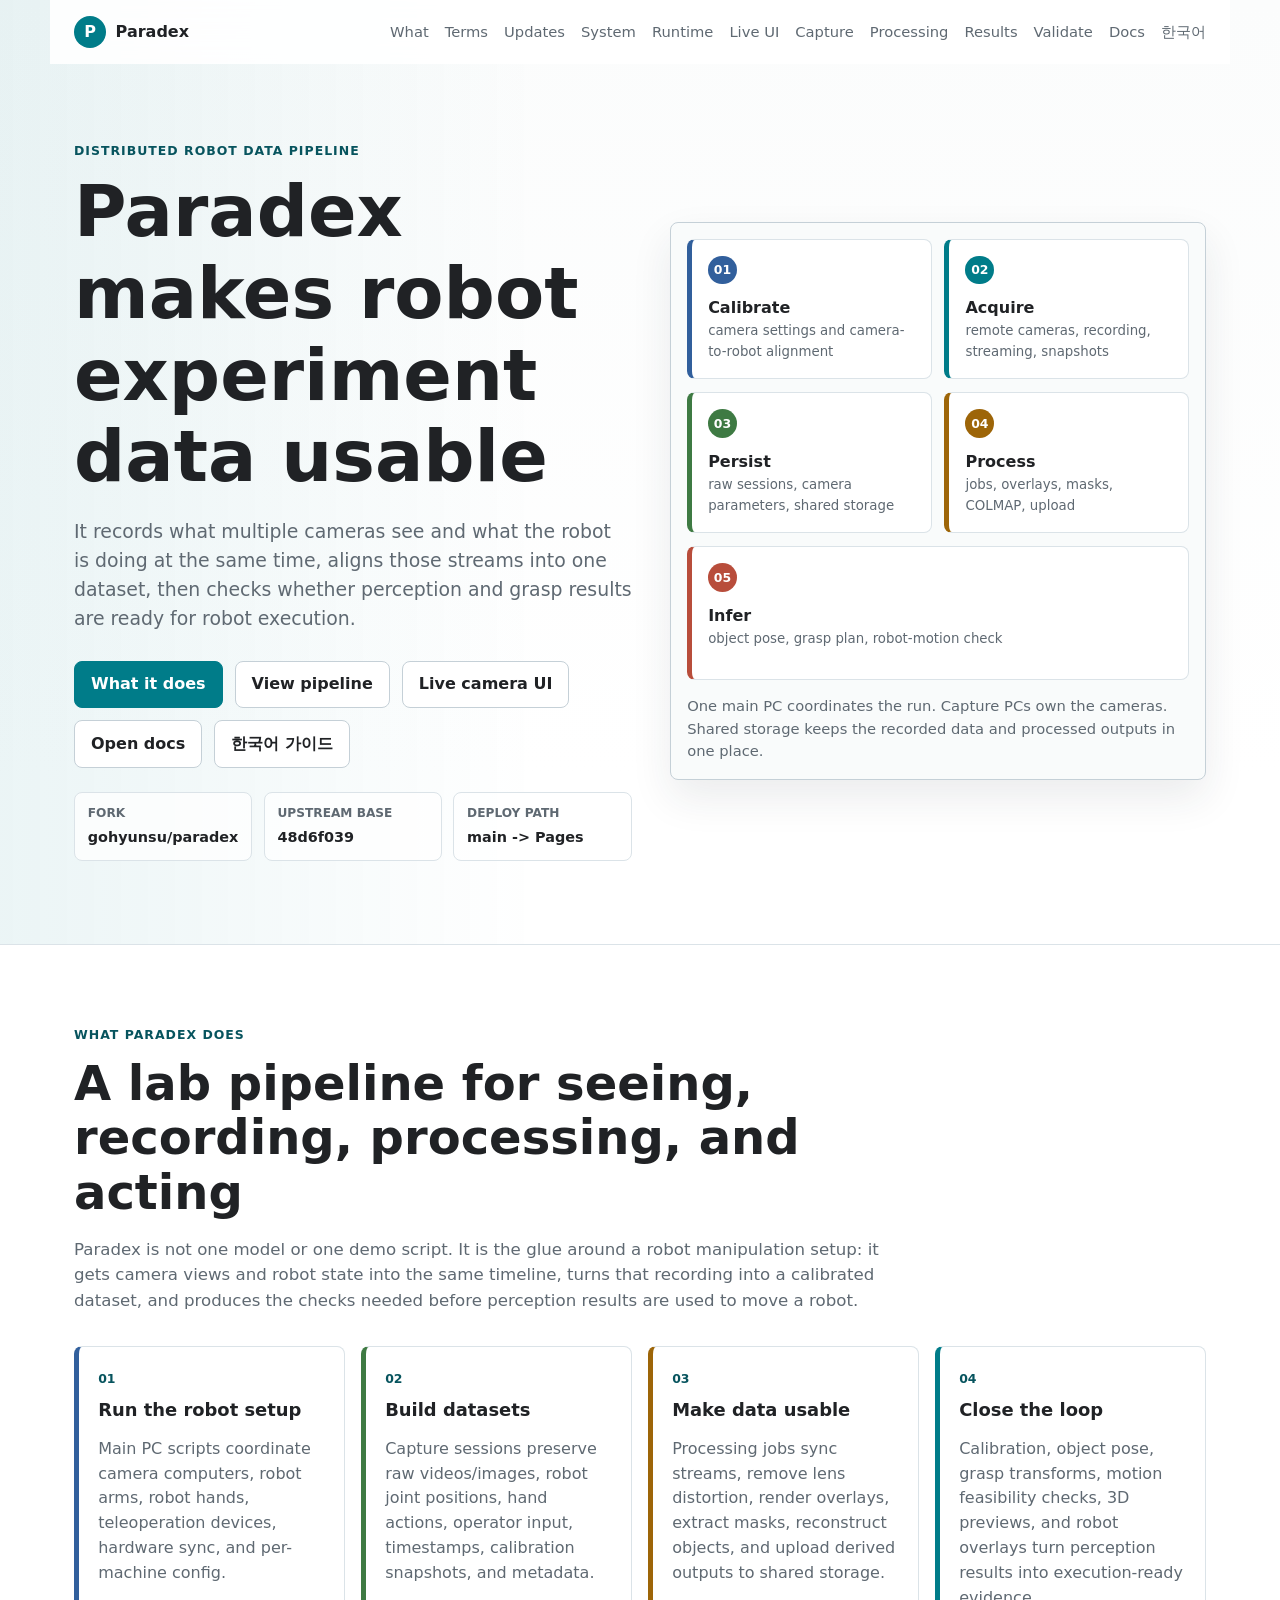
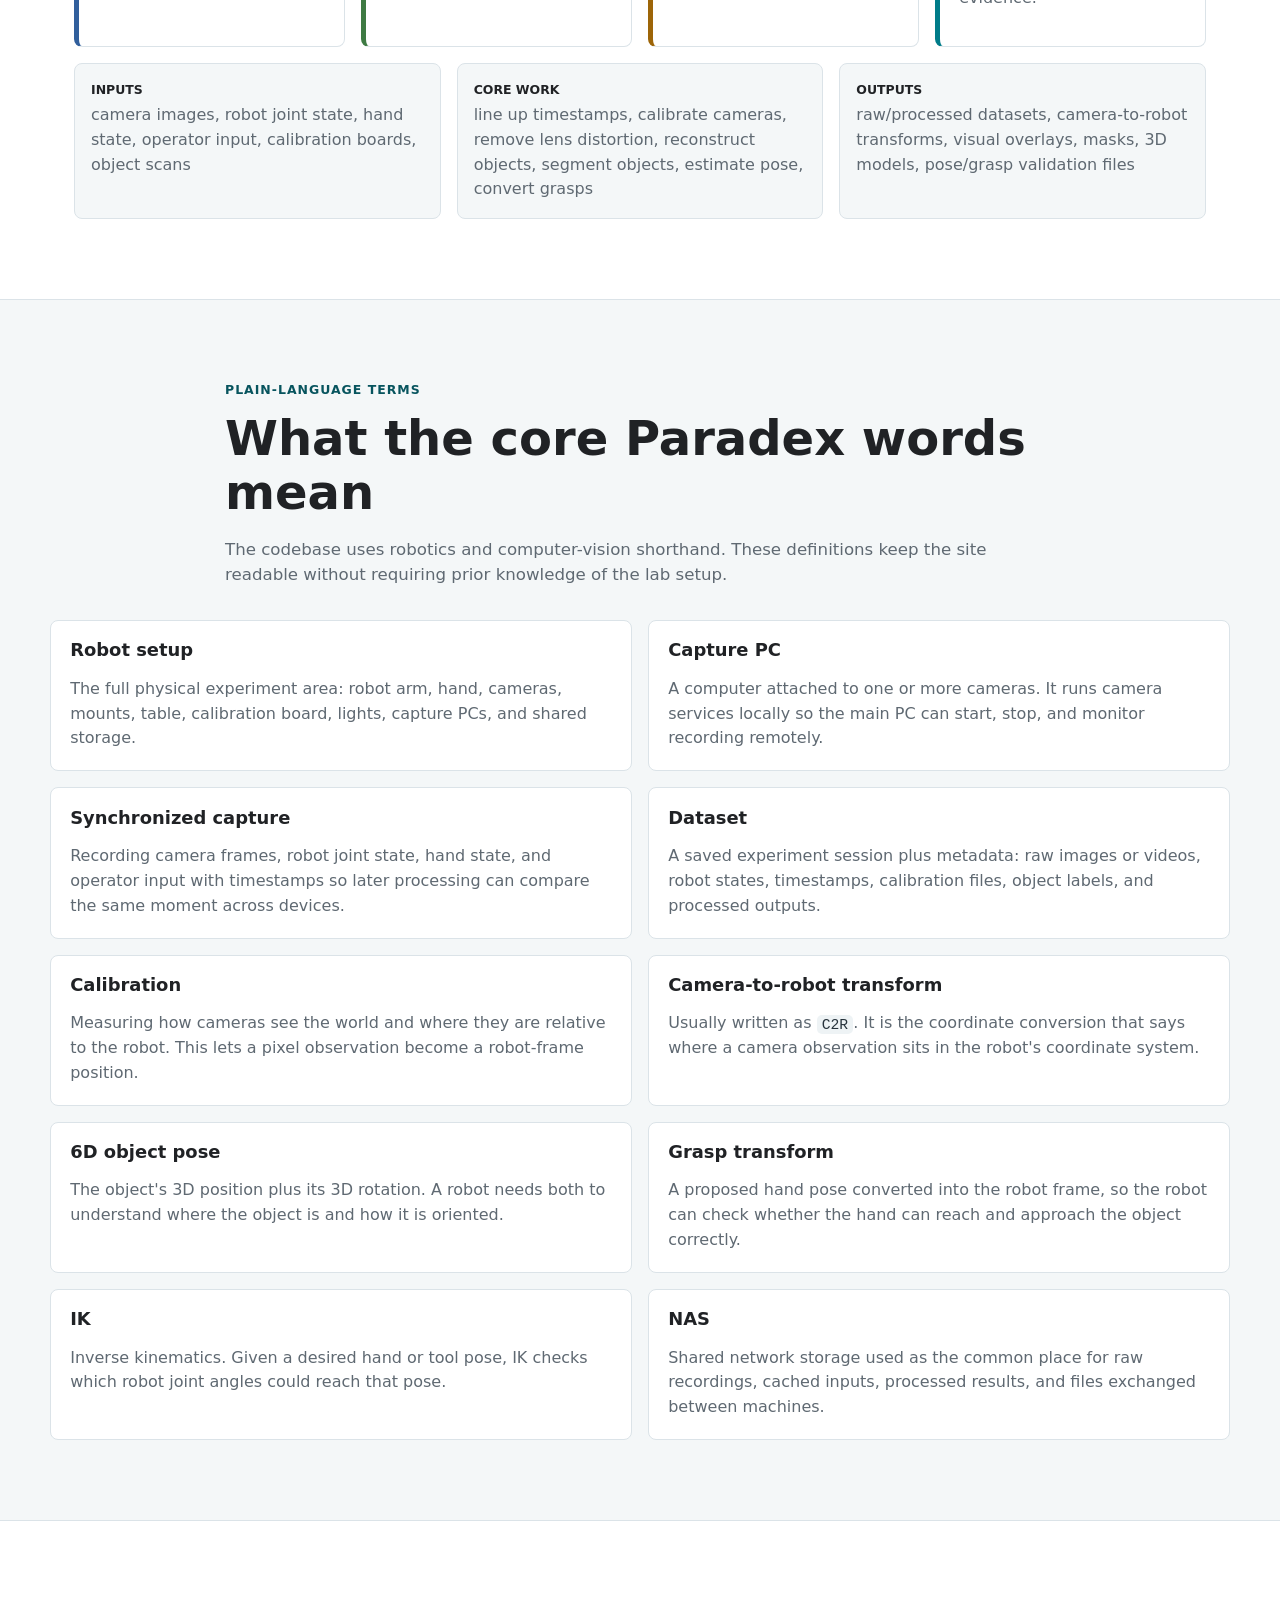
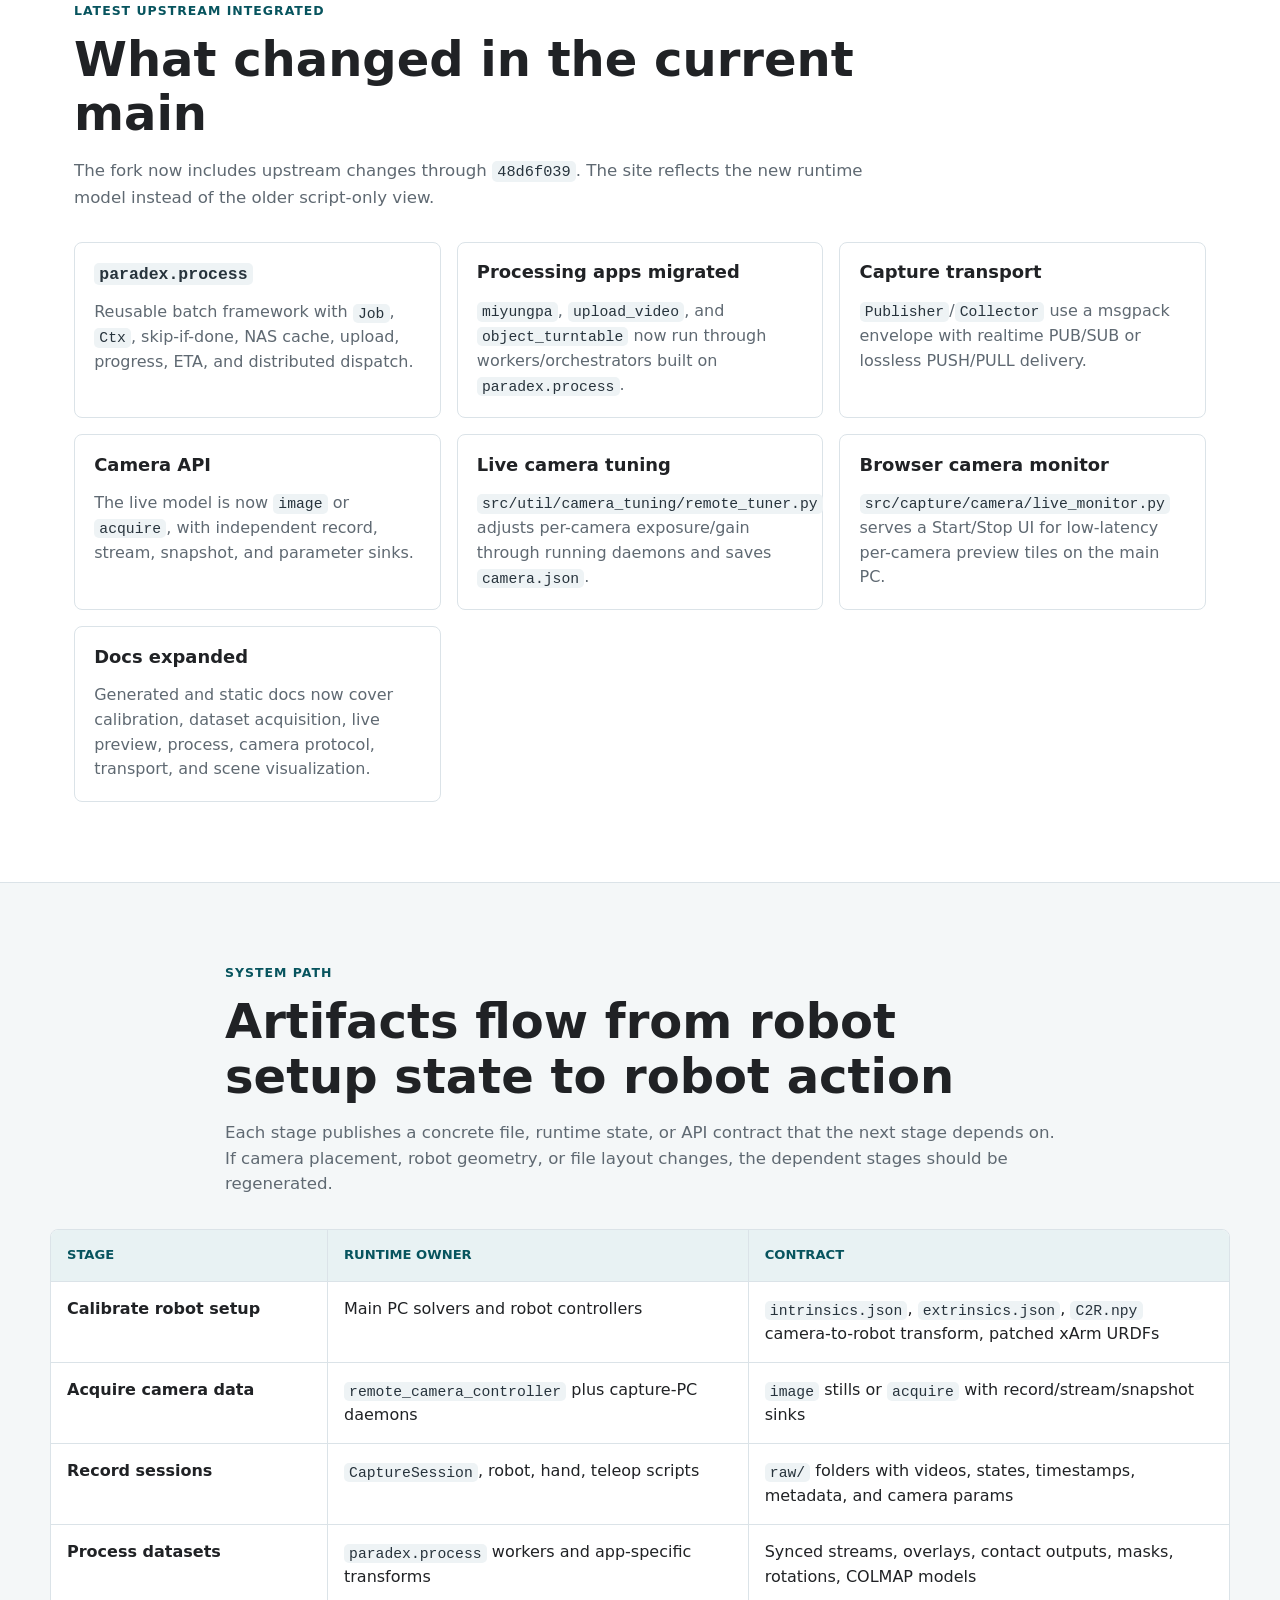
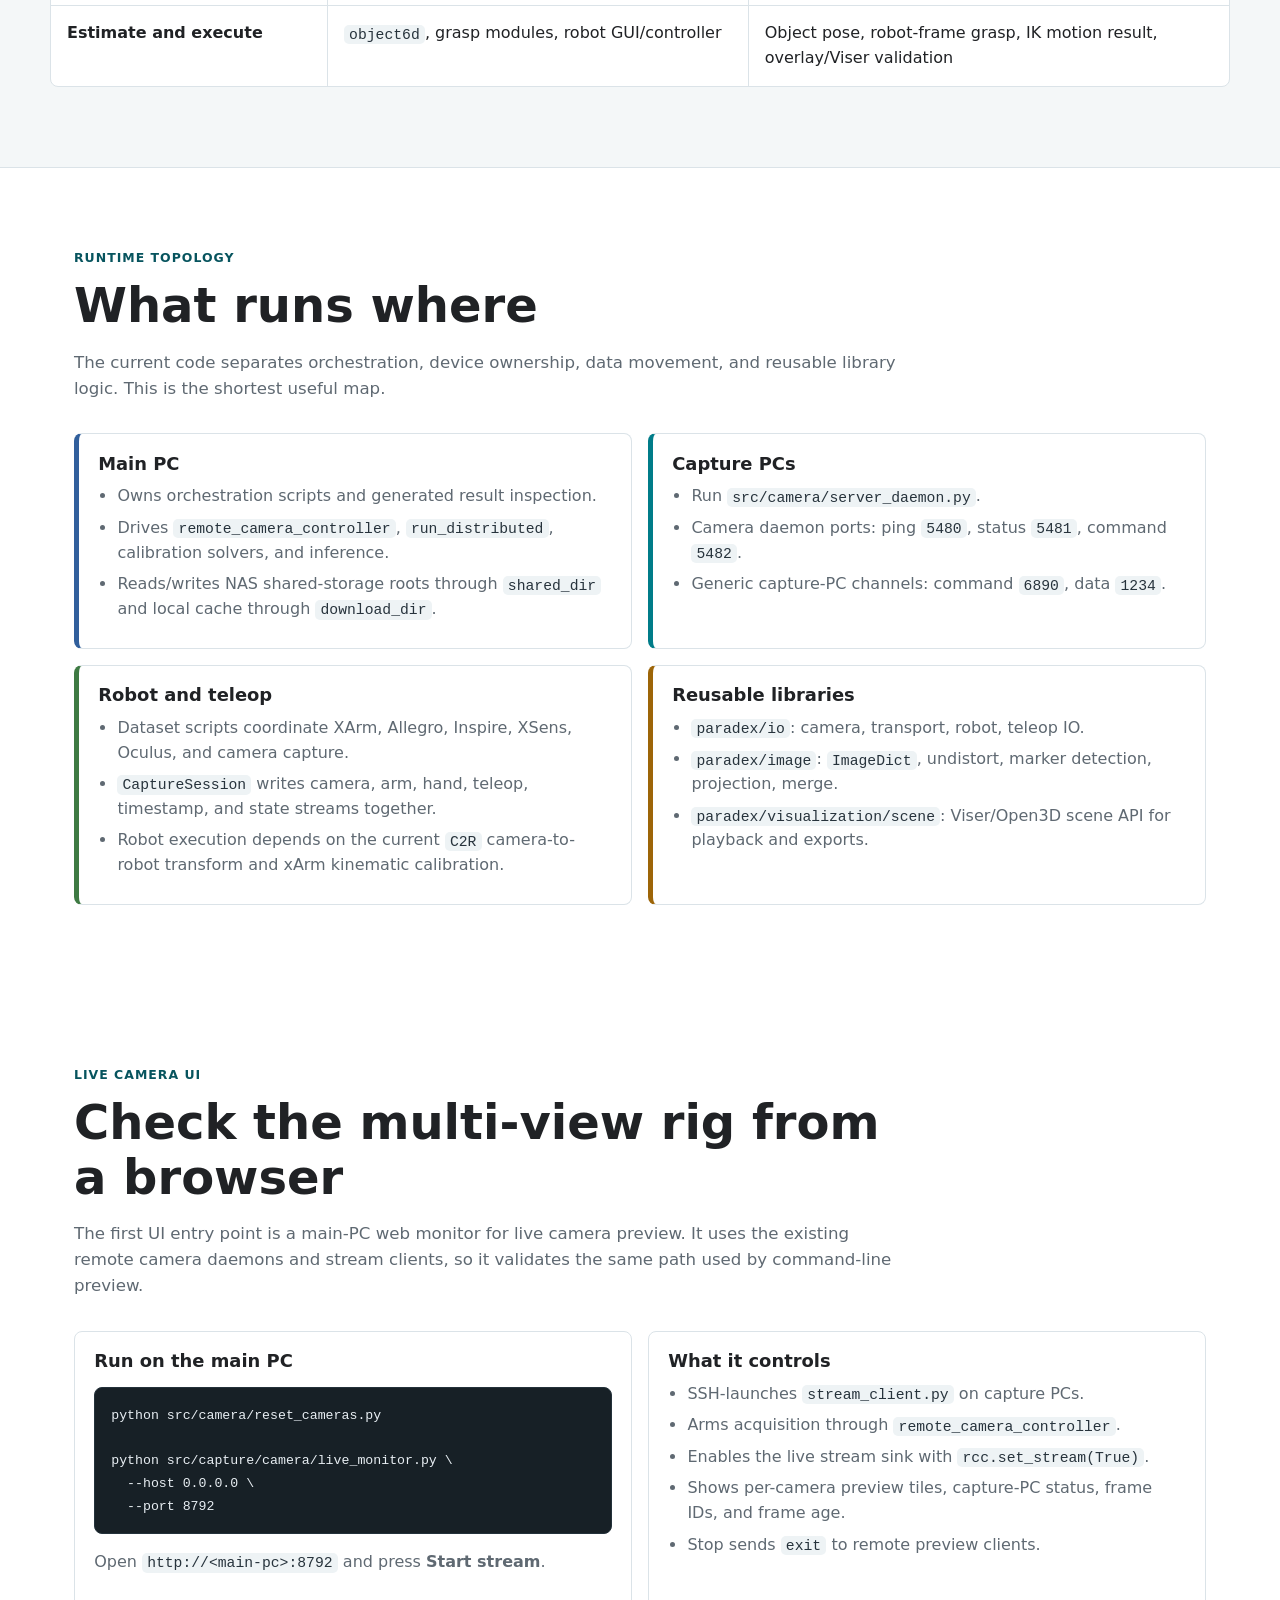
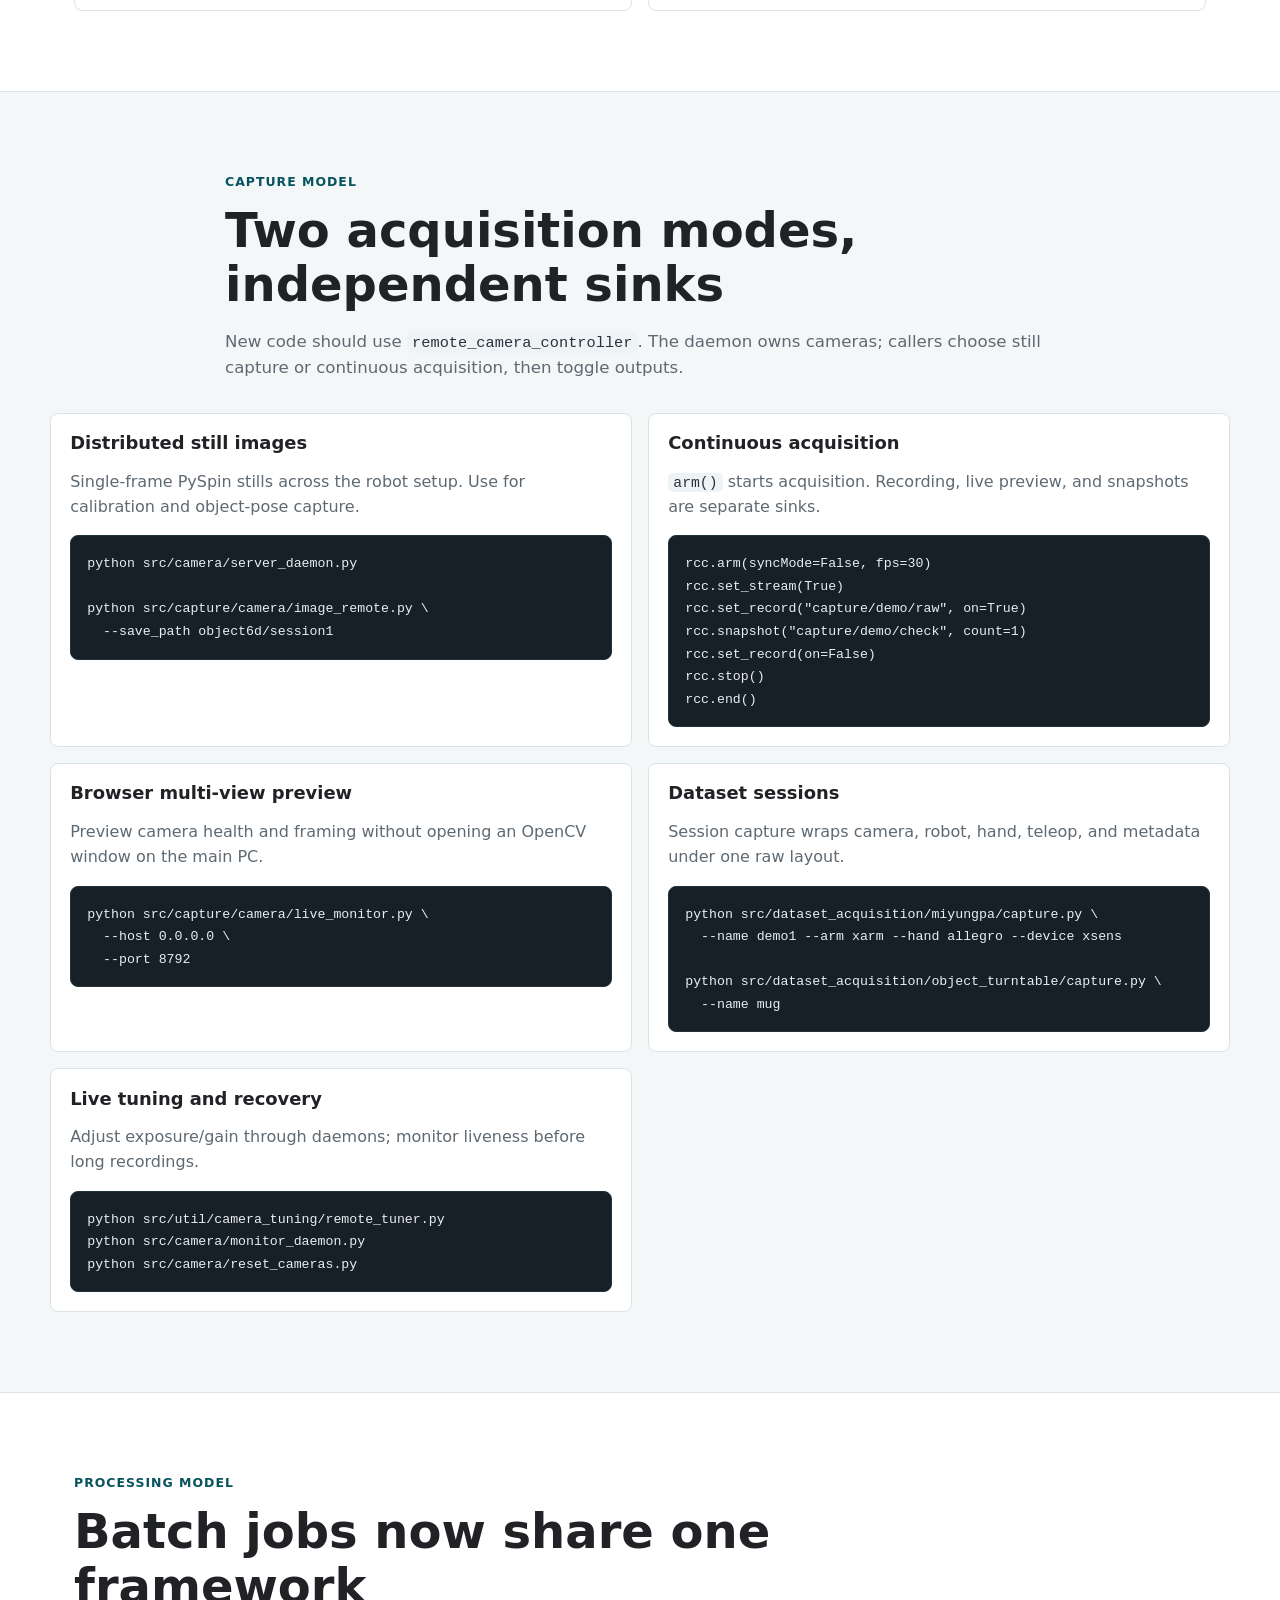
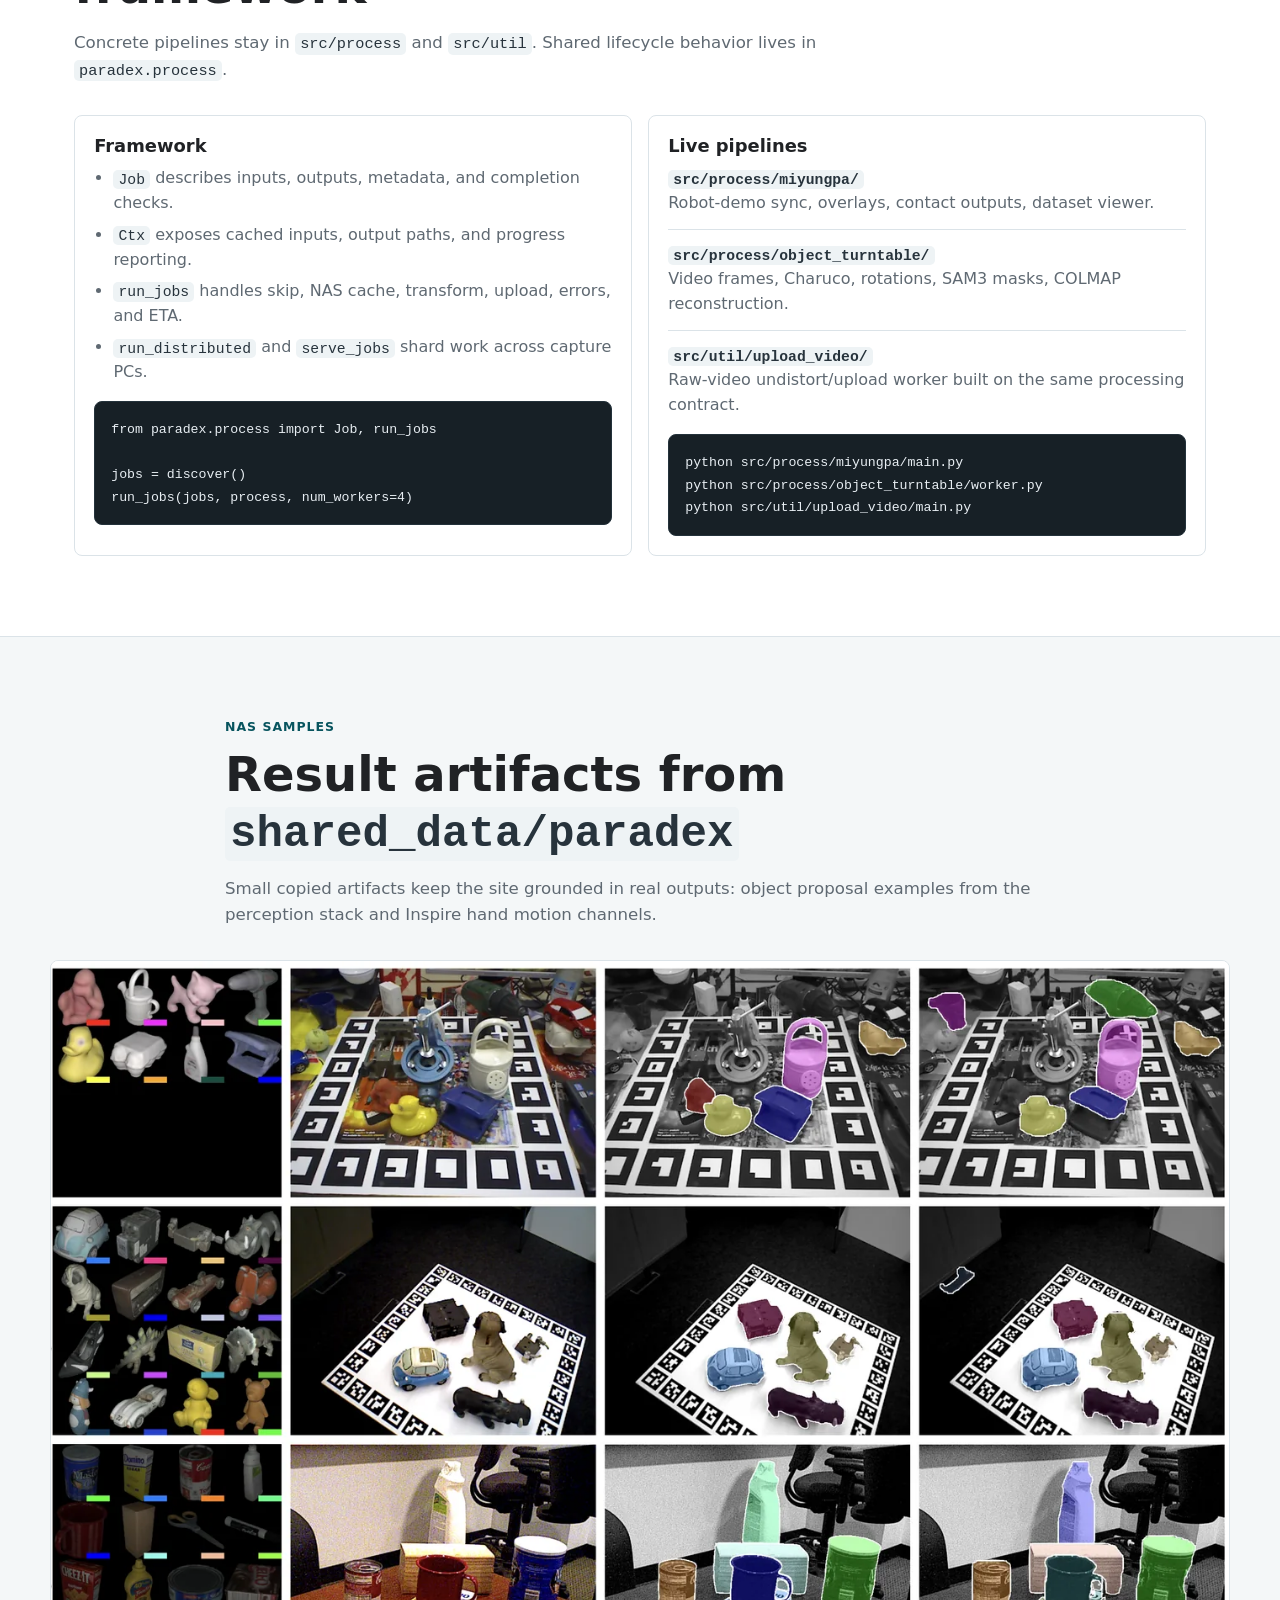
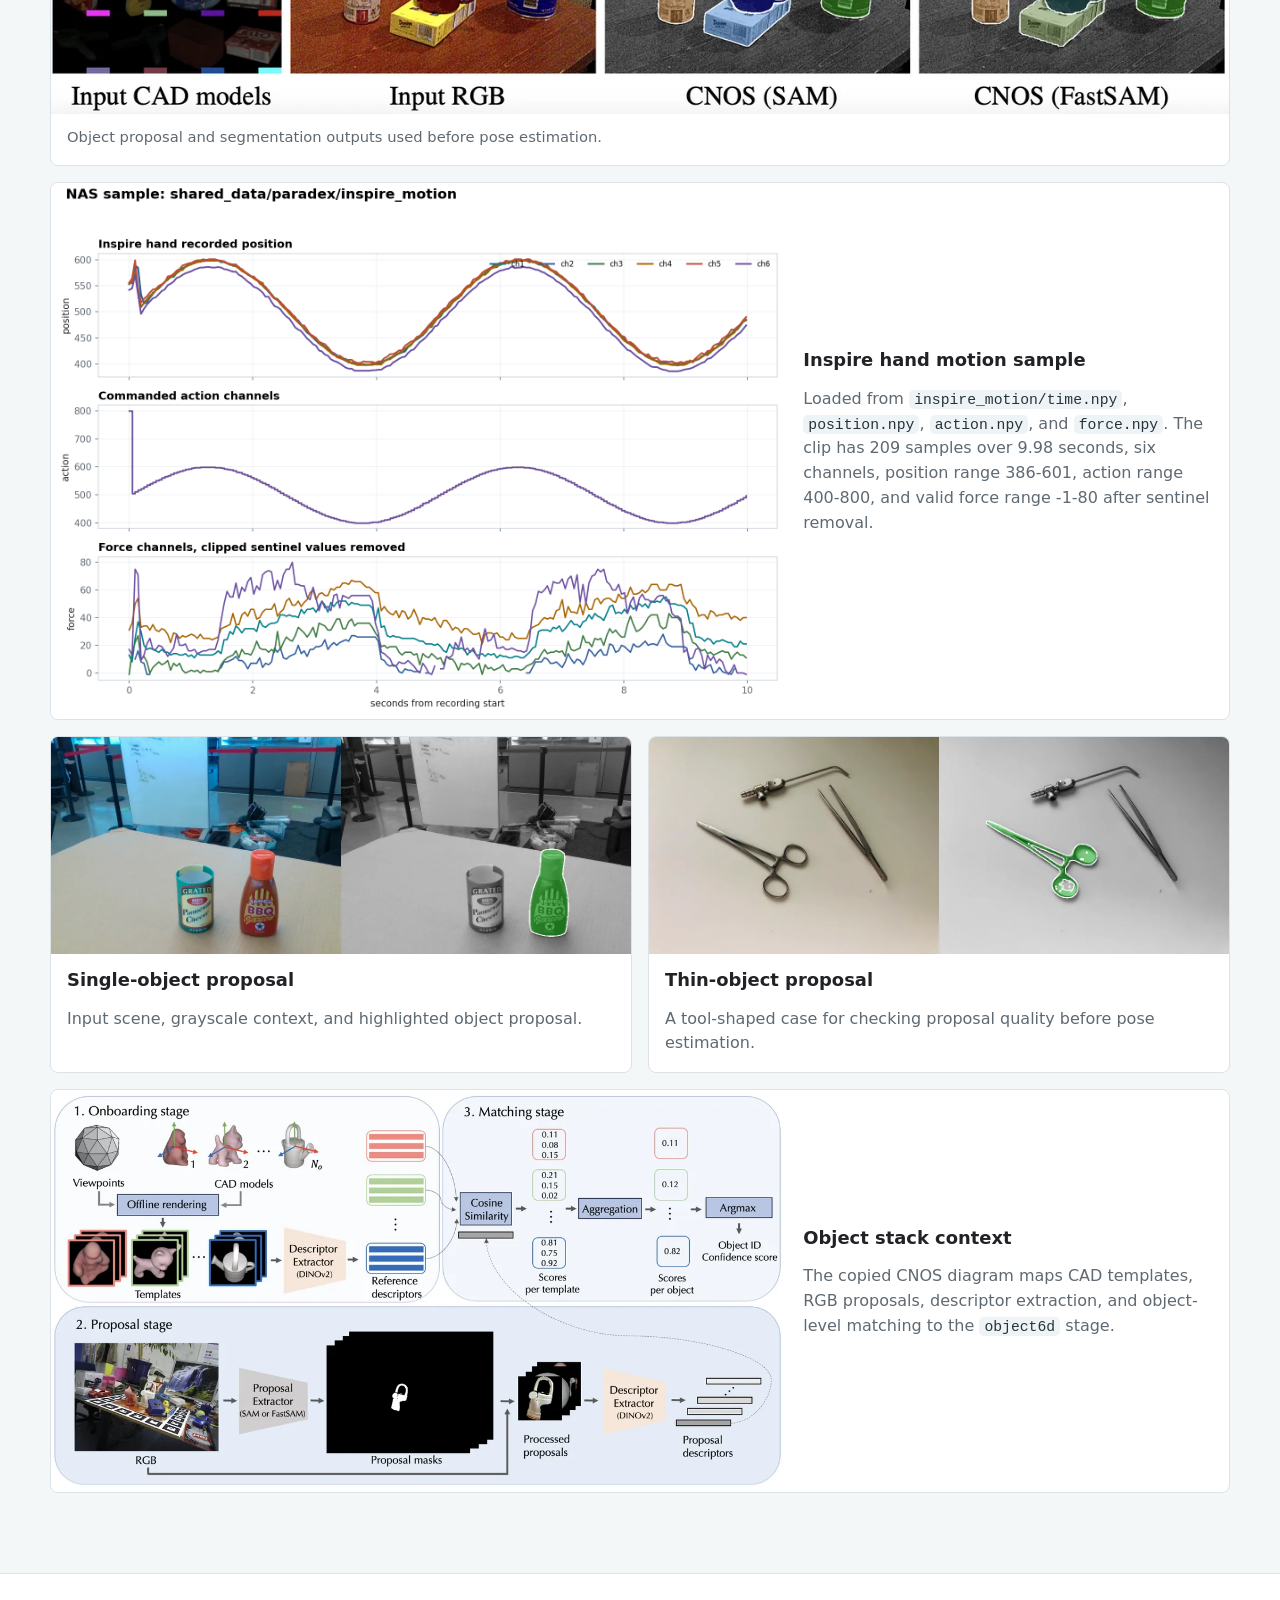
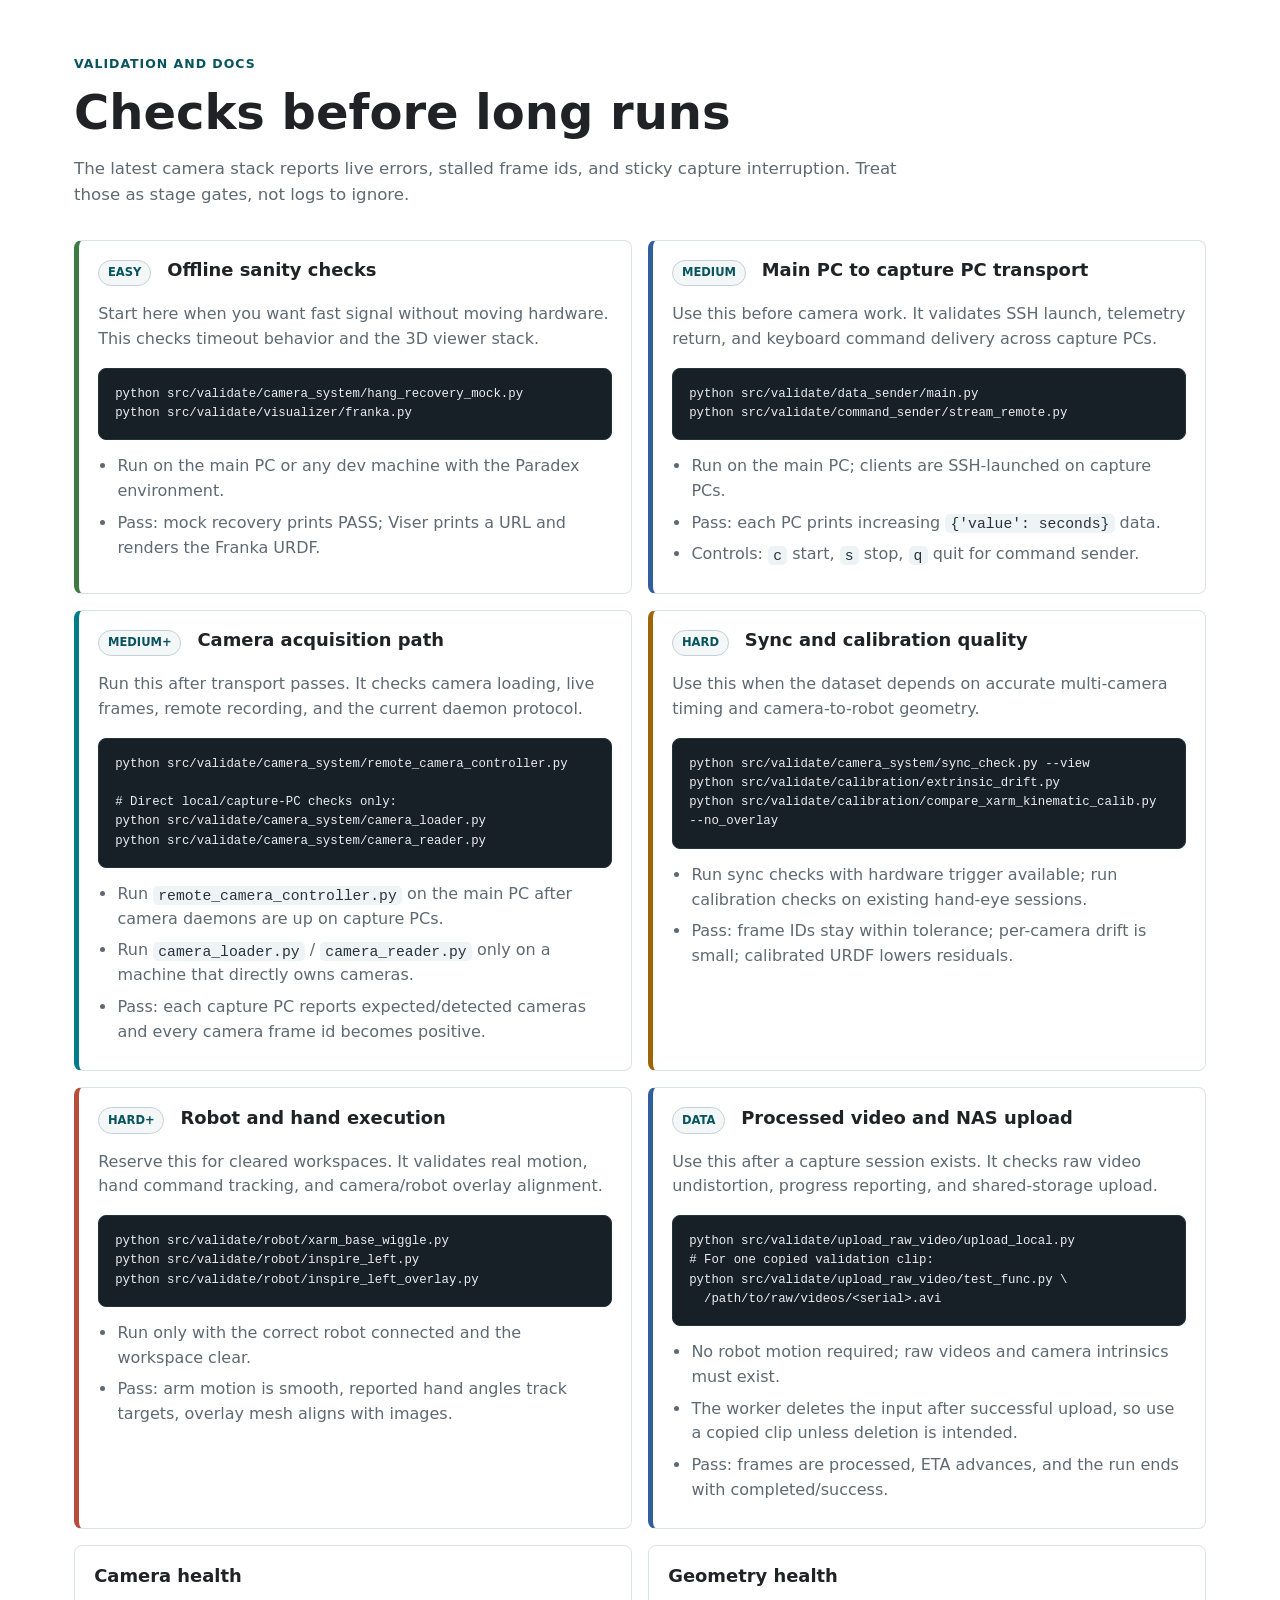
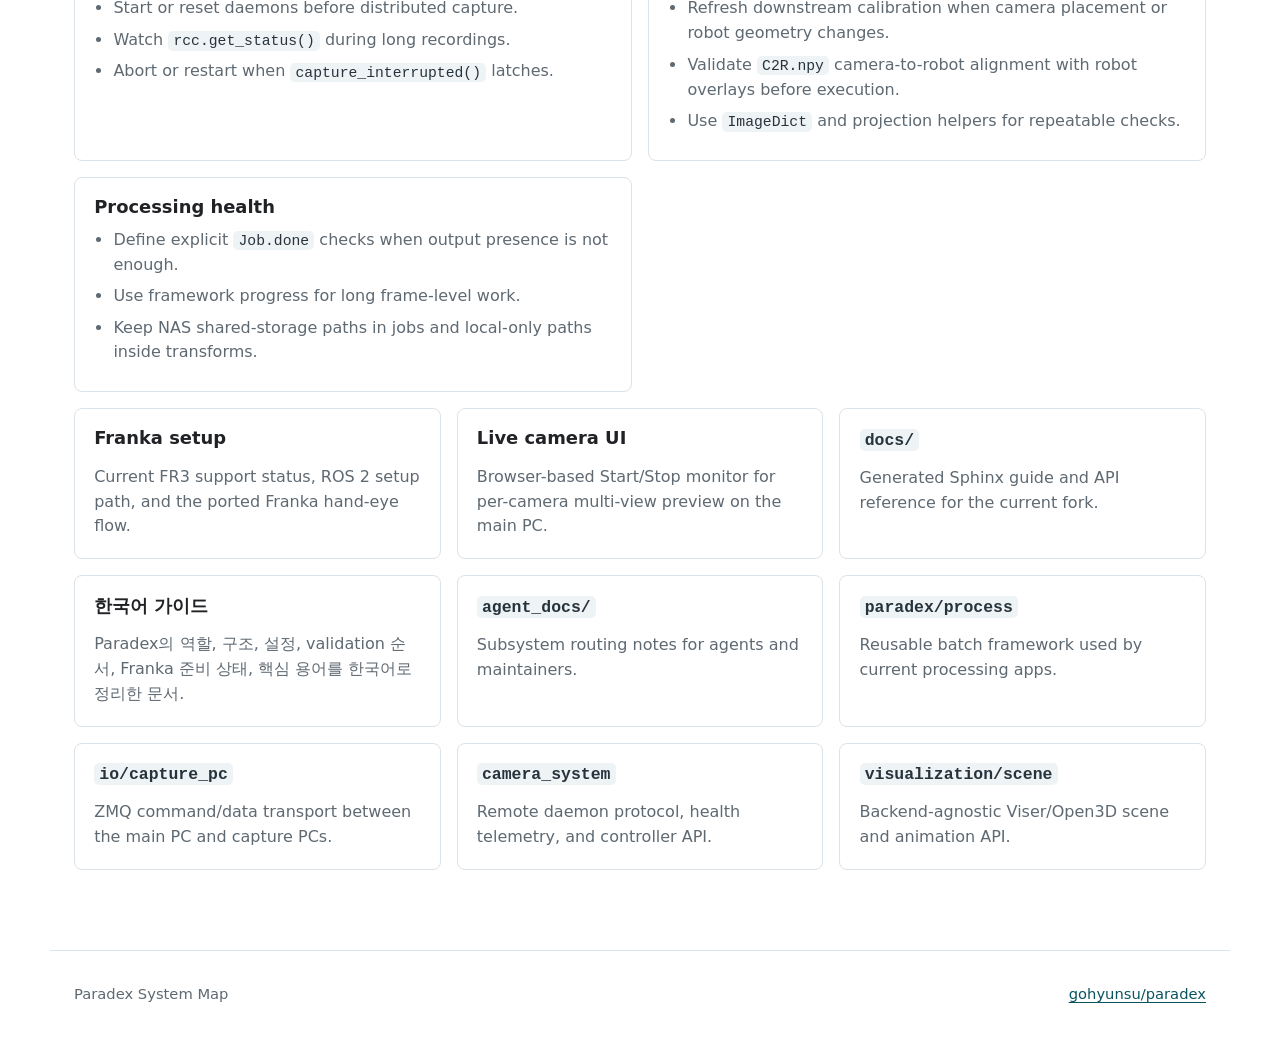
<file: index.html>
<!doctype html>
<html lang="en">
<head>
  <meta charset="utf-8" />
  <meta name="viewport" content="width=device-width, initial-scale=1" />
  <title>Paradex System Map</title>
  <meta name="description" content="Current system map for the Paradex distributed camera, dataset, processing, pose, grasp, and robot-control pipeline." />
  <link rel="stylesheet" href="assets/style.css" />
</head>
<body>
  <header class="site-header">
    <nav class="nav" aria-label="Primary navigation">
      <a class="brand" href="#top" aria-label="Paradex home">
        <span class="brand-mark" aria-hidden="true">P</span>
        <span>Paradex</span>
      </a>
      <div class="nav-links">
        <a href="#overview">What</a>
        <a href="#terms">Terms</a>
        <a href="#updates">Updates</a>
        <a href="#system">System</a>
        <a href="#runtime">Runtime</a>
        <a href="#live-ui">Live UI</a>
        <a href="#capture">Capture</a>
        <a href="#processing">Processing</a>
        <a href="#results">Results</a>
        <a href="#validation">Validate</a>
        <a href="docs/index.html">Docs</a>
        <a href="docs/korean_guide.html">한국어</a>
      </div>
    </nav>

    <section id="top" class="hero" aria-labelledby="hero-title">
      <div class="hero-copy">
        <p class="eyebrow">Distributed robot data pipeline</p>
        <h1 id="hero-title">Paradex makes robot experiment data usable</h1>
        <p class="tagline">
          It records what multiple cameras see and what the robot is doing at the
          same time, aligns those streams into one dataset, then checks whether
          perception and grasp results are ready for robot execution.
        </p>
        <div class="hero-actions" aria-label="Primary actions">
          <a class="button primary" href="#overview">What it does</a>
          <a class="button" href="#system">View pipeline</a>
          <a class="button" href="#live-ui">Live camera UI</a>
          <a class="button" href="docs/index.html">Open docs</a>
          <a class="button" href="docs/korean_guide.html">한국어 가이드</a>
        </div>
        <dl class="version-strip" aria-label="Repository state">
          <div>
            <dt>Fork</dt>
            <dd>gohyunsu/paradex</dd>
          </div>
          <div>
            <dt>Upstream base</dt>
            <dd>48d6f039</dd>
          </div>
          <div>
            <dt>Deploy path</dt>
            <dd>main -> Pages</dd>
          </div>
        </dl>
      </div>

      <figure class="system-board" aria-label="Paradex system flow diagram">
        <div class="board-track">
          <article class="node node-blue">
            <span>01</span>
            <strong>Calibrate</strong>
            <small>camera settings and camera-to-robot alignment</small>
          </article>
          <article class="node node-teal">
            <span>02</span>
            <strong>Acquire</strong>
            <small>remote cameras, recording, streaming, snapshots</small>
          </article>
          <article class="node node-green">
            <span>03</span>
            <strong>Persist</strong>
            <small>raw sessions, camera parameters, shared storage</small>
          </article>
          <article class="node node-amber">
            <span>04</span>
            <strong>Process</strong>
            <small>jobs, overlays, masks, COLMAP, upload</small>
          </article>
          <article class="node node-coral">
            <span>05</span>
            <strong>Infer</strong>
            <small>object pose, grasp plan, robot-motion check</small>
          </article>
        </div>
        <figcaption>
          One main PC coordinates the run. Capture PCs own the cameras. Shared storage
          keeps the recorded data and processed outputs in one place.
        </figcaption>
      </figure>
    </section>
  </header>

  <main>
    <section id="overview" class="section" aria-labelledby="overview-title">
      <div class="section-head">
        <p class="eyebrow">What Paradex does</p>
        <h2 id="overview-title">A lab pipeline for seeing, recording, processing, and acting</h2>
        <p>
          Paradex is not one model or one demo script. It is the glue around a
          robot manipulation setup: it gets camera views and robot state into the same
          timeline, turns that recording into a calibrated dataset, and produces the
          checks needed before perception results are used to move a robot.
        </p>
      </div>

      <div class="purpose-grid">
        <article class="purpose-card accent-blue">
          <span class="purpose-index">01</span>
          <h3>Run the robot setup</h3>
          <p>Main PC scripts coordinate camera computers, robot arms, robot hands, teleoperation devices, hardware sync, and per-machine config.</p>
        </article>
        <article class="purpose-card accent-green">
          <span class="purpose-index">02</span>
          <h3>Build datasets</h3>
          <p>Capture sessions preserve raw videos/images, robot joint positions, hand actions, operator input, timestamps, calibration snapshots, and metadata.</p>
        </article>
        <article class="purpose-card accent-amber">
          <span class="purpose-index">03</span>
          <h3>Make data usable</h3>
          <p>Processing jobs sync streams, remove lens distortion, render overlays, extract masks, reconstruct objects, and upload derived outputs to shared storage.</p>
        </article>
        <article class="purpose-card accent-teal">
          <span class="purpose-index">04</span>
          <h3>Close the loop</h3>
          <p>Calibration, object pose, grasp transforms, motion feasibility checks, 3D previews, and robot overlays turn perception results into execution-ready evidence.</p>
        </article>
      </div>

      <div class="io-strip" aria-label="Paradex input output summary">
        <div>
          <dt>Inputs</dt>
          <dd>camera images, robot joint state, hand state, operator input, calibration boards, object scans</dd>
        </div>
        <div>
          <dt>Core work</dt>
          <dd>line up timestamps, calibrate cameras, remove lens distortion, reconstruct objects, segment objects, estimate pose, convert grasps</dd>
        </div>
        <div>
          <dt>Outputs</dt>
          <dd>raw/processed datasets, camera-to-robot transforms, visual overlays, masks, 3D models, pose/grasp validation files</dd>
        </div>
      </div>
    </section>

    <section id="terms" class="section section-tint" aria-labelledby="terms-title">
      <div class="section-head">
        <p class="eyebrow">Plain-language terms</p>
        <h2 id="terms-title">What the core Paradex words mean</h2>
        <p>
          The codebase uses robotics and computer-vision shorthand. These definitions
          keep the site readable without requiring prior knowledge of the lab setup.
        </p>
      </div>

      <div class="term-grid">
        <article class="term-card">
          <h3>Robot setup</h3>
          <p>The full physical experiment area: robot arm, hand, cameras, mounts, table, calibration board, lights, capture PCs, and shared storage.</p>
        </article>
        <article class="term-card">
          <h3>Capture PC</h3>
          <p>A computer attached to one or more cameras. It runs camera services locally so the main PC can start, stop, and monitor recording remotely.</p>
        </article>
        <article class="term-card">
          <h3>Synchronized capture</h3>
          <p>Recording camera frames, robot joint state, hand state, and operator input with timestamps so later processing can compare the same moment across devices.</p>
        </article>
        <article class="term-card">
          <h3>Dataset</h3>
          <p>A saved experiment session plus metadata: raw images or videos, robot states, timestamps, calibration files, object labels, and processed outputs.</p>
        </article>
        <article class="term-card">
          <h3>Calibration</h3>
          <p>Measuring how cameras see the world and where they are relative to the robot. This lets a pixel observation become a robot-frame position.</p>
        </article>
        <article class="term-card">
          <h3>Camera-to-robot transform</h3>
          <p>Usually written as <code>C2R</code>. It is the coordinate conversion that says where a camera observation sits in the robot's coordinate system.</p>
        </article>
        <article class="term-card">
          <h3>6D object pose</h3>
          <p>The object's 3D position plus its 3D rotation. A robot needs both to understand where the object is and how it is oriented.</p>
        </article>
        <article class="term-card">
          <h3>Grasp transform</h3>
          <p>A proposed hand pose converted into the robot frame, so the robot can check whether the hand can reach and approach the object correctly.</p>
        </article>
        <article class="term-card">
          <h3>IK</h3>
          <p>Inverse kinematics. Given a desired hand or tool pose, IK checks which robot joint angles could reach that pose.</p>
        </article>
        <article class="term-card">
          <h3>NAS</h3>
          <p>Shared network storage used as the common place for raw recordings, cached inputs, processed results, and files exchanged between machines.</p>
        </article>
      </div>
    </section>

    <section id="updates" class="section" aria-labelledby="updates-title">
      <div class="section-head">
        <p class="eyebrow">Latest upstream integrated</p>
        <h2 id="updates-title">What changed in the current main</h2>
        <p>
          The fork now includes upstream changes through <code>48d6f039</code>. The site
          reflects the new runtime model instead of the older script-only view.
        </p>
      </div>

      <div class="update-grid">
        <article class="update-card">
          <h3><code>paradex.process</code></h3>
          <p>Reusable batch framework with <code>Job</code>, <code>Ctx</code>, skip-if-done, NAS cache, upload, progress, ETA, and distributed dispatch.</p>
        </article>
        <article class="update-card">
          <h3>Processing apps migrated</h3>
          <p><code>miyungpa</code>, <code>upload_video</code>, and <code>object_turntable</code> now run through workers/orchestrators built on <code>paradex.process</code>.</p>
        </article>
        <article class="update-card">
          <h3>Capture transport</h3>
          <p><code>Publisher</code>/<code>Collector</code> use a msgpack envelope with realtime PUB/SUB or lossless PUSH/PULL delivery.</p>
        </article>
        <article class="update-card">
          <h3>Camera API</h3>
          <p>The live model is now <code>image</code> or <code>acquire</code>, with independent record, stream, snapshot, and parameter sinks.</p>
        </article>
        <article class="update-card">
          <h3>Live camera tuning</h3>
          <p><code>src/util/camera_tuning/remote_tuner.py</code> adjusts per-camera exposure/gain through running daemons and saves <code>camera.json</code>.</p>
        </article>
        <article class="update-card">
          <h3>Browser camera monitor</h3>
          <p><code>src/capture/camera/live_monitor.py</code> serves a Start/Stop UI for low-latency per-camera preview tiles on the main PC.</p>
        </article>
        <article class="update-card">
          <h3>Docs expanded</h3>
          <p>Generated and static docs now cover calibration, dataset acquisition, live preview, process, camera protocol, transport, and scene visualization.</p>
        </article>
      </div>
    </section>

    <section id="system" class="section section-tint" aria-labelledby="system-title">
      <div class="section-head">
        <p class="eyebrow">System path</p>
        <h2 id="system-title">Artifacts flow from robot setup state to robot action</h2>
        <p>
          Each stage publishes a concrete file, runtime state, or API contract that the
          next stage depends on. If camera placement, robot geometry, or file layout
          changes, the dependent stages should be regenerated.
        </p>
      </div>

      <div class="flow-table" role="table" aria-label="Paradex system path">
        <div class="flow-row header" role="row">
          <div role="columnheader">Stage</div>
          <div role="columnheader">Runtime owner</div>
          <div role="columnheader">Contract</div>
        </div>
        <div class="flow-row" role="row">
          <div role="cell">Calibrate robot setup</div>
          <div role="cell">Main PC solvers and robot controllers</div>
          <div role="cell"><code>intrinsics.json</code>, <code>extrinsics.json</code>, <code>C2R.npy</code> camera-to-robot transform, patched xArm URDFs</div>
        </div>
        <div class="flow-row" role="row">
          <div role="cell">Acquire camera data</div>
          <div role="cell"><code>remote_camera_controller</code> plus capture-PC daemons</div>
          <div role="cell"><code>image</code> stills or <code>acquire</code> with record/stream/snapshot sinks</div>
        </div>
        <div class="flow-row" role="row">
          <div role="cell">Record sessions</div>
          <div role="cell"><code>CaptureSession</code>, robot, hand, teleop scripts</div>
          <div role="cell"><code>raw/</code> folders with videos, states, timestamps, metadata, and camera params</div>
        </div>
        <div class="flow-row" role="row">
          <div role="cell">Process datasets</div>
          <div role="cell"><code>paradex.process</code> workers and app-specific transforms</div>
          <div role="cell">Synced streams, overlays, contact outputs, masks, rotations, COLMAP models</div>
        </div>
        <div class="flow-row" role="row">
          <div role="cell">Estimate and execute</div>
          <div role="cell"><code>object6d</code>, grasp modules, robot GUI/controller</div>
          <div role="cell">Object pose, robot-frame grasp, IK motion result, overlay/Viser validation</div>
        </div>
      </div>
    </section>

    <section id="runtime" class="section" aria-labelledby="runtime-title">
      <div class="section-head">
        <p class="eyebrow">Runtime topology</p>
        <h2 id="runtime-title">What runs where</h2>
        <p>
          The current code separates orchestration, device ownership, data movement, and
          reusable library logic. This is the shortest useful map.
        </p>
      </div>

      <div class="topology-grid">
        <article class="system-card accent-blue">
          <h3>Main PC</h3>
          <ul>
            <li>Owns orchestration scripts and generated result inspection.</li>
            <li>Drives <code>remote_camera_controller</code>, <code>run_distributed</code>, calibration solvers, and inference.</li>
            <li>Reads/writes NAS shared-storage roots through <code>shared_dir</code> and local cache through <code>download_dir</code>.</li>
          </ul>
        </article>
        <article class="system-card accent-teal">
          <h3>Capture PCs</h3>
          <ul>
            <li>Run <code>src/camera/server_daemon.py</code>.</li>
            <li>Camera daemon ports: ping <code>5480</code>, status <code>5481</code>, command <code>5482</code>.</li>
            <li>Generic capture-PC channels: command <code>6890</code>, data <code>1234</code>.</li>
          </ul>
        </article>
        <article class="system-card accent-green">
          <h3>Robot and teleop</h3>
          <ul>
            <li>Dataset scripts coordinate XArm, Allegro, Inspire, XSens, Oculus, and camera capture.</li>
            <li><code>CaptureSession</code> writes camera, arm, hand, teleop, timestamp, and state streams together.</li>
            <li>Robot execution depends on the current <code>C2R</code> camera-to-robot transform and xArm kinematic calibration.</li>
          </ul>
        </article>
        <article class="system-card accent-amber">
          <h3>Reusable libraries</h3>
          <ul>
            <li><code>paradex/io</code>: camera, transport, robot, teleop IO.</li>
            <li><code>paradex/image</code>: <code>ImageDict</code>, undistort, marker detection, projection, merge.</li>
            <li><code>paradex/visualization/scene</code>: Viser/Open3D scene API for playback and exports.</li>
          </ul>
        </article>
      </div>
    </section>

    <section id="live-ui" class="section" aria-labelledby="live-ui-title">
      <div class="section-head">
        <p class="eyebrow">Live camera UI</p>
        <h2 id="live-ui-title">Check the multi-view rig from a browser</h2>
        <p>
          The first UI entry point is a main-PC web monitor for live camera preview.
          It uses the existing remote camera daemons and stream clients, so it
          validates the same path used by command-line preview.
        </p>
      </div>

      <div class="process-lanes">
        <article class="lane">
          <h3>Run on the main PC</h3>
          <pre><code>python src/camera/reset_cameras.py

python src/capture/camera/live_monitor.py \
  --host 0.0.0.0 \
  --port 8792</code></pre>
          <p>Open <code>http://&lt;main-pc&gt;:8792</code> and press <strong>Start stream</strong>.</p>
        </article>

        <article class="lane">
          <h3>What it controls</h3>
          <ul class="dense-list">
            <li>SSH-launches <code>stream_client.py</code> on capture PCs.</li>
            <li>Arms acquisition through <code>remote_camera_controller</code>.</li>
            <li>Enables the live stream sink with <code>rcc.set_stream(True)</code>.</li>
            <li>Shows per-camera preview tiles, capture-PC status, frame IDs, and frame age.</li>
            <li>Stop sends <code>exit</code> to remote preview clients.</li>
          </ul>
        </article>
      </div>
    </section>

    <section id="capture" class="section section-tint" aria-labelledby="capture-title">
      <div class="section-head">
        <p class="eyebrow">Capture model</p>
        <h2 id="capture-title">Two acquisition modes, independent sinks</h2>
        <p>
          New code should use <code>remote_camera_controller</code>. The daemon owns cameras;
          callers choose still capture or continuous acquisition, then toggle outputs.
        </p>
      </div>

      <div class="mode-grid">
        <article class="mode-card">
          <h3>Distributed still images</h3>
          <p>Single-frame PySpin stills across the robot setup. Use for calibration and object-pose capture.</p>
          <pre><code>python src/camera/server_daemon.py

python src/capture/camera/image_remote.py \
  --save_path object6d/session1</code></pre>
        </article>

        <article class="mode-card">
          <h3>Continuous acquisition</h3>
          <p><code>arm()</code> starts acquisition. Recording, live preview, and snapshots are separate sinks.</p>
          <pre><code>rcc.arm(syncMode=False, fps=30)
rcc.set_stream(True)
rcc.set_record("capture/demo/raw", on=True)
rcc.snapshot("capture/demo/check", count=1)
rcc.set_record(on=False)
rcc.stop()
rcc.end()</code></pre>
        </article>

        <article class="mode-card">
          <h3>Browser multi-view preview</h3>
          <p>Preview camera health and framing without opening an OpenCV window on the main PC.</p>
          <pre><code>python src/capture/camera/live_monitor.py \
  --host 0.0.0.0 \
  --port 8792</code></pre>
        </article>

        <article class="mode-card">
          <h3>Dataset sessions</h3>
          <p>Session capture wraps camera, robot, hand, teleop, and metadata under one raw layout.</p>
          <pre><code>python src/dataset_acquisition/miyungpa/capture.py \
  --name demo1 --arm xarm --hand allegro --device xsens

python src/dataset_acquisition/object_turntable/capture.py \
  --name mug</code></pre>
        </article>

        <article class="mode-card">
          <h3>Live tuning and recovery</h3>
          <p>Adjust exposure/gain through daemons; monitor liveness before long recordings.</p>
          <pre><code>python src/util/camera_tuning/remote_tuner.py
python src/camera/monitor_daemon.py
python src/camera/reset_cameras.py</code></pre>
        </article>
      </div>
    </section>

    <section id="processing" class="section" aria-labelledby="processing-title">
      <div class="section-head">
        <p class="eyebrow">Processing model</p>
        <h2 id="processing-title">Batch jobs now share one framework</h2>
        <p>
          Concrete pipelines stay in <code>src/process</code> and <code>src/util</code>.
          Shared lifecycle behavior lives in <code>paradex.process</code>.
        </p>
      </div>

      <div class="process-lanes">
        <article class="lane">
          <h3>Framework</h3>
          <ul class="dense-list">
            <li><code>Job</code> describes inputs, outputs, metadata, and completion checks.</li>
            <li><code>Ctx</code> exposes cached inputs, output paths, and progress reporting.</li>
            <li><code>run_jobs</code> handles skip, NAS cache, transform, upload, errors, and ETA.</li>
            <li><code>run_distributed</code> and <code>serve_jobs</code> shard work across capture PCs.</li>
          </ul>
          <pre><code>from paradex.process import Job, run_jobs

jobs = discover()
run_jobs(jobs, process, num_workers=4)</code></pre>
        </article>

        <article class="lane">
          <h3>Live pipelines</h3>
          <div class="pipeline-list">
            <div>
              <strong><code>src/process/miyungpa/</code></strong>
              <span>Robot-demo sync, overlays, contact outputs, dataset viewer.</span>
            </div>
            <div>
              <strong><code>src/process/object_turntable/</code></strong>
              <span>Video frames, Charuco, rotations, SAM3 masks, COLMAP reconstruction.</span>
            </div>
            <div>
              <strong><code>src/util/upload_video/</code></strong>
              <span>Raw-video undistort/upload worker built on the same processing contract.</span>
            </div>
          </div>
          <pre><code>python src/process/miyungpa/main.py
python src/process/object_turntable/worker.py
python src/util/upload_video/main.py</code></pre>
        </article>
      </div>
    </section>

    <section id="results" class="section section-tint" aria-labelledby="results-title">
      <div class="section-head">
        <p class="eyebrow">NAS samples</p>
        <h2 id="results-title">Result artifacts from <code>shared_data/paradex</code></h2>
        <p>
          Small copied artifacts keep the site grounded in real outputs: object proposal
          examples from the perception stack and Inspire hand motion channels.
        </p>
      </div>

      <div class="result-hero">
        <figure>
          <img src="assets/results/cnos-qualitative.webp" alt="CNOS qualitative object segmentation examples with CAD inputs, RGB images, and SAM/FastSAM overlays." loading="lazy" />
          <figcaption>Object proposal and segmentation outputs used before pose estimation.</figcaption>
        </figure>
      </div>

      <div class="result-grid">
        <article class="result-card wide">
          <img src="assets/results/inspire-motion-summary.png" alt="Three time-series plots showing Inspire hand position, commanded action, and force channels." loading="lazy" />
          <div>
            <h3>Inspire hand motion sample</h3>
            <p>
              Loaded from <code>inspire_motion/time.npy</code>, <code>position.npy</code>,
              <code>action.npy</code>, and <code>force.npy</code>. The clip has 209 samples
              over 9.98 seconds, six channels, position range 386-601, action range
              400-800, and valid force range -1-80 after sentinel removal.
            </p>
          </div>
        </article>

        <article class="result-card">
          <img src="assets/results/cnos-bbq-result.webp" alt="RGB image and segmentation result highlighting a BBQ sauce bottle." loading="lazy" />
          <h3>Single-object proposal</h3>
          <p>Input scene, grayscale context, and highlighted object proposal.</p>
        </article>

        <article class="result-card">
          <img src="assets/results/cnos-tools-result.webp" alt="RGB image and segmentation result highlighting surgical scissors." loading="lazy" />
          <h3>Thin-object proposal</h3>
          <p>A tool-shaped case for checking proposal quality before pose estimation.</p>
        </article>

        <article class="result-card wide">
          <img src="assets/results/cnos-framework.webp" alt="CNOS framework diagram showing onboarding, proposal, and matching stages." loading="lazy" />
          <div>
            <h3>Object stack context</h3>
            <p>
              The copied CNOS diagram maps CAD templates, RGB proposals, descriptor
              extraction, and object-level matching to the <code>object6d</code> stage.
            </p>
          </div>
        </article>
      </div>
    </section>

    <section id="validation" class="section" aria-labelledby="validation-title">
      <div class="section-head">
        <p class="eyebrow">Validation and docs</p>
        <h2 id="validation-title">Checks before long runs</h2>
        <p>
          The latest camera stack reports live errors, stalled frame ids, and sticky
          capture interruption. Treat those as stage gates, not logs to ignore.
        </p>
      </div>

      <div class="validation-ladder" aria-label="Recommended validation task ladder">
        <article class="validation-card accent-green">
          <div class="validation-head">
            <span class="level-tag">Easy</span>
            <h3>Offline sanity checks</h3>
          </div>
          <p>
            Start here when you want fast signal without moving hardware. This checks
            timeout behavior and the 3D viewer stack.
          </p>
          <pre><code>python src/validate/camera_system/hang_recovery_mock.py
python src/validate/visualizer/franka.py</code></pre>
          <ul>
            <li>Run on the main PC or any dev machine with the Paradex environment.</li>
            <li>Pass: mock recovery prints PASS; Viser prints a URL and renders the Franka URDF.</li>
          </ul>
        </article>

        <article class="validation-card accent-blue">
          <div class="validation-head">
            <span class="level-tag">Medium</span>
            <h3>Main PC to capture PC transport</h3>
          </div>
          <p>
            Use this before camera work. It validates SSH launch, telemetry return,
            and keyboard command delivery across capture PCs.
          </p>
          <pre><code>python src/validate/data_sender/main.py
python src/validate/command_sender/stream_remote.py</code></pre>
          <ul>
            <li>Run on the main PC; clients are SSH-launched on capture PCs.</li>
            <li>Pass: each PC prints increasing <code>{'value': seconds}</code> data.</li>
            <li>Controls: <code>c</code> start, <code>s</code> stop, <code>q</code> quit for command sender.</li>
          </ul>
        </article>

        <article class="validation-card accent-teal">
          <div class="validation-head">
            <span class="level-tag">Medium+</span>
            <h3>Camera acquisition path</h3>
          </div>
          <p>
            Run this after transport passes. It checks camera loading, live frames,
            remote recording, and the current daemon protocol.
          </p>
          <pre><code>python src/validate/camera_system/remote_camera_controller.py

# Direct local/capture-PC checks only:
python src/validate/camera_system/camera_loader.py
python src/validate/camera_system/camera_reader.py</code></pre>
          <ul>
            <li>Run <code>remote_camera_controller.py</code> on the main PC after camera daemons are up on capture PCs.</li>
            <li>Run <code>camera_loader.py</code> / <code>camera_reader.py</code> only on a machine that directly owns cameras.</li>
            <li>Pass: each capture PC reports expected/detected cameras and every camera frame id becomes positive.</li>
          </ul>
        </article>

        <article class="validation-card accent-amber">
          <div class="validation-head">
            <span class="level-tag">Hard</span>
            <h3>Sync and calibration quality</h3>
          </div>
          <p>
            Use this when the dataset depends on accurate multi-camera timing and
            camera-to-robot geometry.
          </p>
          <pre><code>python src/validate/camera_system/sync_check.py --view
python src/validate/calibration/extrinsic_drift.py
python src/validate/calibration/compare_xarm_kinematic_calib.py --no_overlay</code></pre>
          <ul>
            <li>Run sync checks with hardware trigger available; run calibration checks on existing hand-eye sessions.</li>
            <li>Pass: frame IDs stay within tolerance; per-camera drift is small; calibrated URDF lowers residuals.</li>
          </ul>
        </article>

        <article class="validation-card accent-coral">
          <div class="validation-head">
            <span class="level-tag">Hard+</span>
            <h3>Robot and hand execution</h3>
          </div>
          <p>
            Reserve this for cleared workspaces. It validates real motion, hand
            command tracking, and camera/robot overlay alignment.
          </p>
          <pre><code>python src/validate/robot/xarm_base_wiggle.py
python src/validate/robot/inspire_left.py
python src/validate/robot/inspire_left_overlay.py</code></pre>
          <ul>
            <li>Run only with the correct robot connected and the workspace clear.</li>
            <li>Pass: arm motion is smooth, reported hand angles track targets, overlay mesh aligns with images.</li>
          </ul>
        </article>

        <article class="validation-card accent-blue">
          <div class="validation-head">
            <span class="level-tag">Data</span>
            <h3>Processed video and NAS upload</h3>
          </div>
          <p>
            Use this after a capture session exists. It checks raw video undistortion,
            progress reporting, and shared-storage upload.
          </p>
          <pre><code>python src/validate/upload_raw_video/upload_local.py
# For one copied validation clip:
python src/validate/upload_raw_video/test_func.py \
  /path/to/raw/videos/&lt;serial&gt;.avi</code></pre>
          <ul>
            <li>No robot motion required; raw videos and camera intrinsics must exist.</li>
            <li>The worker deletes the input after successful upload, so use a copied clip unless deletion is intended.</li>
            <li>Pass: frames are processed, ETA advances, and the run ends with completed/success.</li>
          </ul>
        </article>
      </div>

      <div class="ops-grid">
        <article>
          <h3>Camera health</h3>
          <ul>
            <li>Start or reset daemons before distributed capture.</li>
            <li>Watch <code>rcc.get_status()</code> during long recordings.</li>
            <li>Abort or restart when <code>capture_interrupted()</code> latches.</li>
          </ul>
        </article>
        <article>
          <h3>Geometry health</h3>
          <ul>
            <li>Refresh downstream calibration when camera placement or robot geometry changes.</li>
            <li>Validate <code>C2R.npy</code> camera-to-robot alignment with robot overlays before execution.</li>
            <li>Use <code>ImageDict</code> and projection helpers for repeatable checks.</li>
          </ul>
        </article>
        <article>
          <h3>Processing health</h3>
          <ul>
            <li>Define explicit <code>Job.done</code> checks when output presence is not enough.</li>
            <li>Use framework progress for long frame-level work.</li>
            <li>Keep NAS shared-storage paths in jobs and local-only paths inside transforms.</li>
          </ul>
        </article>
      </div>

      <div class="repo-grid">
        <a class="link-card" href="docs/franka_setup.html">
          <h3>Franka setup</h3>
          <p>Current FR3 support status, ROS 2 setup path, and the ported Franka hand-eye flow.</p>
        </a>
        <a class="link-card" href="docs/live_camera_ui.html">
          <h3>Live camera UI</h3>
          <p>Browser-based Start/Stop monitor for per-camera multi-view preview on the main PC.</p>
        </a>
        <a class="link-card" href="docs/index.html">
          <h3><code>docs/</code></h3>
          <p>Generated Sphinx guide and API reference for the current fork.</p>
        </a>
        <a class="link-card" href="docs/korean_guide.html">
          <h3>한국어 가이드</h3>
          <p>Paradex의 역할, 구조, 설정, validation 순서, Franka 준비 상태, 핵심 용어를 한국어로 정리한 문서.</p>
        </a>
        <a class="link-card" href="https://github.com/gohyunsu/paradex/blob/main/agent_docs/README.md">
          <h3><code>agent_docs/</code></h3>
          <p>Subsystem routing notes for agents and maintainers.</p>
        </a>
        <a class="link-card" href="https://github.com/gohyunsu/paradex/blob/main/paradex/process">
          <h3><code>paradex/process</code></h3>
          <p>Reusable batch framework used by current processing apps.</p>
        </a>
        <a class="link-card" href="https://github.com/gohyunsu/paradex/blob/main/paradex/io/capture_pc">
          <h3><code>io/capture_pc</code></h3>
          <p>ZMQ command/data transport between the main PC and capture PCs.</p>
        </a>
        <a class="link-card" href="https://github.com/gohyunsu/paradex/blob/main/paradex/io/camera_system">
          <h3><code>camera_system</code></h3>
          <p>Remote daemon protocol, health telemetry, and controller API.</p>
        </a>
        <a class="link-card" href="https://github.com/gohyunsu/paradex/blob/main/paradex/visualization/scene">
          <h3><code>visualization/scene</code></h3>
          <p>Backend-agnostic Viser/Open3D scene and animation API.</p>
        </a>
      </div>
    </section>
  </main>

  <footer class="footer">
    <span>Paradex System Map</span>
    <span><a href="https://github.com/gohyunsu/paradex">gohyunsu/paradex</a></span>
  </footer>
</body>
</html>
</file>
<file: assets/style.css>
:root {
  --ink: #202225;
  --muted: #5f6972;
  --paper: #ffffff;
  --soft: #f4f7f8;
  --line: #dbe3e8;
  --line-strong: #c5d0d7;
  --teal: #007c89;
  --teal-dark: #07545e;
  --blue: #315f9c;
  --green: #3e7a43;
  --amber: #9d6508;
  --coral: #b84d3b;
  --code: #eef3f5;
  --shadow: 0 18px 42px rgba(31, 42, 55, 0.09);
  --maxw: 1180px;
  --radius: 8px;
}

* {
  box-sizing: border-box;
}

html {
  scroll-behavior: smooth;
}

body {
  margin: 0;
  color: var(--ink);
  background: var(--paper);
  font-family: Inter, ui-sans-serif, system-ui, -apple-system, BlinkMacSystemFont, "Segoe UI", sans-serif;
  line-height: 1.55;
  overflow-x: hidden;
}

a {
  color: var(--teal-dark);
  text-decoration-thickness: 1px;
  text-underline-offset: 3px;
}

code,
pre {
  font-family: "SFMono-Regular", Consolas, "Liberation Mono", Menlo, monospace;
}

code {
  padding: 0.1rem 0.32rem;
  border-radius: 5px;
  background: var(--code);
  color: #27333c;
  font-size: 0.92em;
}

pre {
  margin: 0;
  overflow-x: auto;
  border: 1px solid #24323b;
  border-radius: var(--radius);
  background: #172026;
  color: #e8eef3;
  padding: 1rem;
  font-size: 0.9rem;
}

pre code {
  padding: 0;
  color: inherit;
  background: transparent;
}

.site-header {
  border-bottom: 1px solid var(--line);
  background:
    linear-gradient(90deg, rgba(0, 124, 137, 0.08), transparent 42%),
    linear-gradient(180deg, #fbfcfc 0%, #ffffff 82%);
}

.nav {
  position: sticky;
  top: 0;
  z-index: 10;
  display: flex;
  align-items: center;
  justify-content: space-between;
  gap: 1rem;
  width: 100%;
  max-width: var(--maxw);
  margin: 0 auto;
  padding: 1rem 1.5rem;
  background: rgba(255, 255, 255, 0.9);
  backdrop-filter: blur(14px);
}

.brand {
  display: inline-flex;
  align-items: center;
  gap: 0.6rem;
  color: var(--ink);
  font-weight: 760;
  text-decoration: none;
}

.brand-mark {
  display: inline-grid;
  width: 2rem;
  height: 2rem;
  place-items: center;
  border-radius: 50%;
  background: var(--teal);
  color: #ffffff;
}

.nav-links {
  display: flex;
  align-items: center;
  gap: 1rem;
  flex-wrap: wrap;
}

.nav-links a {
  color: var(--muted);
  font-size: 0.92rem;
  text-decoration: none;
}

.nav-links a:hover {
  color: var(--teal-dark);
}

.hero {
  display: grid;
  grid-template-columns: minmax(0, 1.02fr) minmax(360px, 0.98fr);
  gap: 2.4rem;
  align-items: center;
  width: 100%;
  max-width: var(--maxw);
  margin: 0 auto;
  padding: 4.8rem 1.5rem 5.2rem;
}

.hero-copy {
  min-width: 0;
  width: 100%;
  max-width: 720px;
}

.eyebrow {
  margin: 0 0 0.7rem;
  color: var(--teal-dark);
  font-size: 0.78rem;
  font-weight: 820;
  letter-spacing: 0.08em;
  text-transform: uppercase;
}

h1,
h2,
h3 {
  line-height: 1.14;
  letter-spacing: 0;
}

h1 {
  margin: 0;
  max-width: 100%;
  font-size: clamp(3rem, 5.6vw, 4.9rem);
  overflow-wrap: anywhere;
}

h2 {
  margin: 0;
  font-size: clamp(2rem, 4vw, 3rem);
}

h3 {
  margin: 0 0 0.65rem;
  font-size: 1.12rem;
}

.tagline {
  margin: 1.15rem 0 1.7rem;
  color: var(--muted);
  max-width: 670px;
  font-size: clamp(1rem, 2vw, 1.18rem);
  overflow-wrap: break-word;
}

.hero-actions {
  display: flex;
  flex-wrap: wrap;
  gap: 0.75rem;
  margin-bottom: 1.5rem;
}

.button {
  display: inline-flex;
  align-items: center;
  min-height: 2.75rem;
  padding: 0.65rem 1rem;
  border: 1px solid var(--line-strong);
  border-radius: var(--radius);
  color: var(--ink);
  background: var(--paper);
  font-weight: 720;
  text-decoration: none;
}

.button.primary {
  border-color: var(--teal);
  background: var(--teal);
  color: #ffffff;
}

.button.quiet {
  color: var(--teal-dark);
  background: transparent;
}

.button:hover {
  border-color: var(--teal-dark);
}

.version-strip {
  display: grid;
  grid-template-columns: repeat(3, minmax(0, 1fr));
  gap: 0.7rem;
  margin: 0;
}

.version-strip div {
  border: 1px solid var(--line);
  border-radius: var(--radius);
  background: rgba(255, 255, 255, 0.76);
  padding: 0.72rem 0.8rem;
}

.version-strip dt {
  color: var(--muted);
  font-size: 0.76rem;
  font-weight: 780;
  text-transform: uppercase;
}

.version-strip dd {
  margin: 0.18rem 0 0;
  font-size: 0.9rem;
  font-weight: 720;
  overflow-wrap: anywhere;
}

.system-board {
  min-width: 0;
  margin: 0;
  border: 1px solid var(--line-strong);
  border-radius: var(--radius);
  background: #f9fbfb;
  box-shadow: var(--shadow);
  padding: 1rem;
}

.board-track {
  display: grid;
  grid-template-columns: repeat(2, minmax(0, 1fr));
  gap: 0.8rem;
}

.node {
  min-height: 8.4rem;
  border: 1px solid var(--line);
  border-left: 5px solid var(--teal);
  border-radius: var(--radius);
  background: var(--paper);
  padding: 1rem;
}

.node:last-child {
  grid-column: 1 / -1;
}

.node span {
  display: inline-grid;
  width: 1.8rem;
  height: 1.8rem;
  place-items: center;
  margin-bottom: 0.75rem;
  border-radius: 50%;
  color: #ffffff;
  background: var(--teal);
  font-size: 0.78rem;
  font-weight: 820;
}

.node strong,
.node small {
  display: block;
}

.node small,
.system-board figcaption {
  color: var(--muted);
}

.system-board figcaption {
  margin-top: 0.9rem;
  font-size: 0.92rem;
}

.node-blue { border-left-color: var(--blue); }
.node-teal { border-left-color: var(--teal); }
.node-green { border-left-color: var(--green); }
.node-amber { border-left-color: var(--amber); }
.node-coral { border-left-color: var(--coral); }

.node-blue span { background: var(--blue); }
.node-teal span { background: var(--teal); }
.node-green span { background: var(--green); }
.node-amber span { background: var(--amber); }
.node-coral span { background: var(--coral); }

.section {
  width: 100%;
  max-width: var(--maxw);
  margin: 0 auto;
  padding: 5rem 1.5rem;
}

.section-tint {
  max-width: none;
  background: var(--soft);
  border-top: 1px solid var(--line);
  border-bottom: 1px solid var(--line);
}

.section-tint > * {
  max-width: var(--maxw);
  margin-left: auto;
  margin-right: auto;
}

.section-head {
  max-width: 830px;
  margin-bottom: 2rem;
}

.section-head p:last-child {
  margin-bottom: 0;
  color: var(--muted);
  font-size: 1.04rem;
}

.purpose-grid,
.term-grid,
.update-grid,
.topology-grid,
.mode-grid,
.validation-ladder,
.ops-grid,
.repo-grid {
  display: grid;
  gap: 1rem;
}

.purpose-grid {
  grid-template-columns: repeat(4, minmax(0, 1fr));
  margin-bottom: 1rem;
}

.term-grid {
  grid-template-columns: repeat(2, minmax(0, 1fr));
}

.update-grid {
  grid-template-columns: repeat(3, minmax(0, 1fr));
}

.topology-grid,
.mode-grid,
.ops-grid {
  grid-template-columns: repeat(2, minmax(0, 1fr));
}

.validation-ladder {
  grid-template-columns: repeat(2, minmax(0, 1fr));
  margin-bottom: 1rem;
}

.repo-grid {
  grid-template-columns: repeat(3, minmax(0, 1fr));
  margin-top: 1rem;
}

.purpose-card,
.term-card,
.update-card,
.system-card,
.mode-card,
.validation-card,
.lane,
.result-card,
.ops-grid article,
.link-card {
  min-width: 0;
  border: 1px solid var(--line);
  border-radius: var(--radius);
  background: var(--paper);
}

.purpose-card,
.term-card,
.update-card,
.system-card,
.mode-card,
.validation-card,
.ops-grid article,
.link-card,
.lane {
  padding: 1.2rem;
}

.purpose-card p,
.term-card p,
.update-card p,
.system-card li,
.mode-card p,
.validation-card p,
.validation-card li,
.lane li,
.lane p,
.result-card p,
.ops-grid li,
.link-card p,
.pipeline-list span {
  color: var(--muted);
}

.update-card p,
.term-card p,
.link-card p {
  margin-bottom: 0;
}

.term-card h3 {
  margin-bottom: 0.45rem;
}

.term-card code {
  font-size: 0.92em;
}

.purpose-card {
  border-left-width: 5px;
}

.purpose-index {
  display: inline-block;
  margin-bottom: 0.75rem;
  color: var(--teal-dark);
  font-size: 0.78rem;
  font-weight: 820;
}

.system-card {
  border-left-width: 5px;
}

.accent-blue { border-left-color: var(--blue); }
.accent-teal { border-left-color: var(--teal); }
.accent-green { border-left-color: var(--green); }
.accent-amber { border-left-color: var(--amber); }
.accent-coral { border-left-color: var(--coral); }

.validation-card {
  border-left-width: 5px;
}

.validation-head {
  display: flex;
  align-items: baseline;
  justify-content: flex-start;
  gap: 1rem;
  margin-bottom: 0.55rem;
}

.validation-head h3 {
  flex: 1 1 auto;
  margin-bottom: 0;
}

.level-tag {
  flex: 0 0 auto;
  border: 1px solid var(--line-strong);
  border-radius: 999px;
  padding: 0.2rem 0.55rem;
  color: var(--teal-dark);
  background: var(--soft);
  font-size: 0.72rem;
  font-weight: 820;
  text-transform: uppercase;
}

.validation-card pre {
  margin: 0.9rem 0;
  font-size: 0.84rem;
  overflow-x: hidden;
  white-space: pre-wrap;
}

.validation-card pre code {
  display: block;
  max-width: 100%;
  white-space: pre-wrap;
  overflow-wrap: anywhere;
  word-break: break-word;
}

.validation-card ul {
  margin: 0;
  padding-left: 1.2rem;
}

.validation-card li {
  margin: 0.42rem 0;
}

.io-strip {
  display: grid;
  grid-template-columns: repeat(3, minmax(0, 1fr));
  gap: 1rem;
  margin-top: 1rem;
}

.io-strip div {
  min-width: 0;
  border: 1px solid var(--line);
  border-radius: var(--radius);
  background: var(--soft);
  padding: 1rem;
}

.io-strip dt {
  color: var(--ink);
  font-size: 0.78rem;
  font-weight: 820;
  text-transform: uppercase;
}

.io-strip dd {
  margin: 0.25rem 0 0;
  color: var(--muted);
}

.system-card ul,
.ops-grid ul,
.dense-list {
  margin: 0;
  padding-left: 1.2rem;
}

.system-card li,
.ops-grid li,
.dense-list li {
  margin: 0.42rem 0;
}

.flow-table {
  border: 1px solid var(--line);
  border-radius: var(--radius);
  overflow: hidden;
  background: var(--paper);
}

.flow-row {
  display: grid;
  grid-template-columns: 0.82fr 1.25fr 1.43fr;
  border-top: 1px solid var(--line);
}

.flow-row:first-child {
  border-top: 0;
}

.flow-row > div {
  padding: 0.95rem 1rem;
  border-left: 1px solid var(--line);
}

.flow-row > div:first-child {
  border-left: 0;
  font-weight: 760;
}

.flow-row.header {
  background: #e8f2f3;
  color: var(--teal-dark);
  font-size: 0.82rem;
  font-weight: 820;
  text-transform: uppercase;
}

.mode-card pre,
.lane pre {
  margin-top: 1rem;
}

.process-lanes {
  display: grid;
  grid-template-columns: repeat(2, minmax(0, 1fr));
  gap: 1rem;
}

.pipeline-list {
  display: grid;
  gap: 0.8rem;
}

.pipeline-list div {
  padding-bottom: 0.8rem;
  border-bottom: 1px solid var(--line);
}

.pipeline-list div:last-child {
  padding-bottom: 0;
  border-bottom: 0;
}

.pipeline-list strong,
.pipeline-list span {
  display: block;
}

.result-hero {
  margin-bottom: 1rem;
}

.result-hero figure,
.result-card {
  margin: 0;
  overflow: hidden;
}

.result-hero figure {
  border: 1px solid var(--line);
  border-radius: var(--radius);
  background: var(--paper);
}

.result-hero img,
.result-card img {
  display: block;
  max-width: 100%;
  width: 100%;
  height: auto;
  background: #f8fafb;
}

.result-hero figcaption {
  padding: 0.8rem 1rem 1rem;
  color: var(--muted);
  font-size: 0.92rem;
}

.result-grid {
  display: grid;
  grid-template-columns: repeat(2, minmax(0, 1fr));
  gap: 1rem;
}

.result-card h3,
.result-card p {
  margin-left: 1rem;
  margin-right: 1rem;
}

.result-card h3 {
  margin-top: 1rem;
}

.result-card p {
  margin-bottom: 1rem;
}

.result-card.wide {
  display: grid;
  grid-template-columns: minmax(0, 1.25fr) minmax(280px, 0.75fr);
  align-items: center;
  grid-column: 1 / -1;
}

.result-card.wide h3 {
  margin-top: 0;
}

.link-card {
  color: var(--ink);
  text-decoration: none;
}

.link-card:hover {
  border-color: var(--teal);
  box-shadow: var(--shadow);
}

.footer {
  display: flex;
  justify-content: space-between;
  gap: 1rem;
  max-width: var(--maxw);
  margin: 0 auto;
  padding: 2rem 1.5rem;
  color: var(--muted);
  border-top: 1px solid var(--line);
  font-size: 0.92rem;
}

@media (max-width: 980px) {
  .hero,
  .purpose-grid,
  .term-grid,
  .update-grid,
  .process-lanes,
  .validation-ladder,
  .result-card.wide,
  .repo-grid {
    grid-template-columns: 1fr;
  }
}

@media (max-width: 760px) {
  .nav {
    align-items: flex-start;
    flex-direction: column;
    padding: 1rem;
  }

  .nav-links {
    display: grid;
    grid-template-columns: repeat(3, minmax(0, 1fr));
    gap: 0.55rem 0.7rem;
    width: 100%;
  }

  .nav-links a {
    min-width: 0;
    font-size: 0.9rem;
  }

  .hero {
    padding-top: 3rem;
    padding-left: 1rem;
    padding-right: 1rem;
  }

  .hero,
  .hero-copy,
  .system-board {
    max-width: 100%;
    min-width: 0;
  }

  h1,
  .tagline {
    max-width: calc(100vw - 2rem);
  }

  .version-strip,
  .board-track,
  .io-strip,
  .topology-grid,
  .mode-grid,
  .result-grid,
  .ops-grid {
    grid-template-columns: 1fr;
  }

  .node:last-child {
    grid-column: auto;
  }

  .flow-row {
    grid-template-columns: 1fr;
  }

  .flow-row > div {
    border-left: 0;
    border-top: 1px solid var(--line);
  }

  .flow-row > div:first-child {
    border-top: 0;
  }
}

@media (max-width: 520px) {
  h1 {
    font-size: 2.2rem;
  }

  .hero-actions {
    display: grid;
    grid-template-columns: 1fr;
  }

  .button {
    justify-content: center;
    width: 100%;
  }
}
</file>
